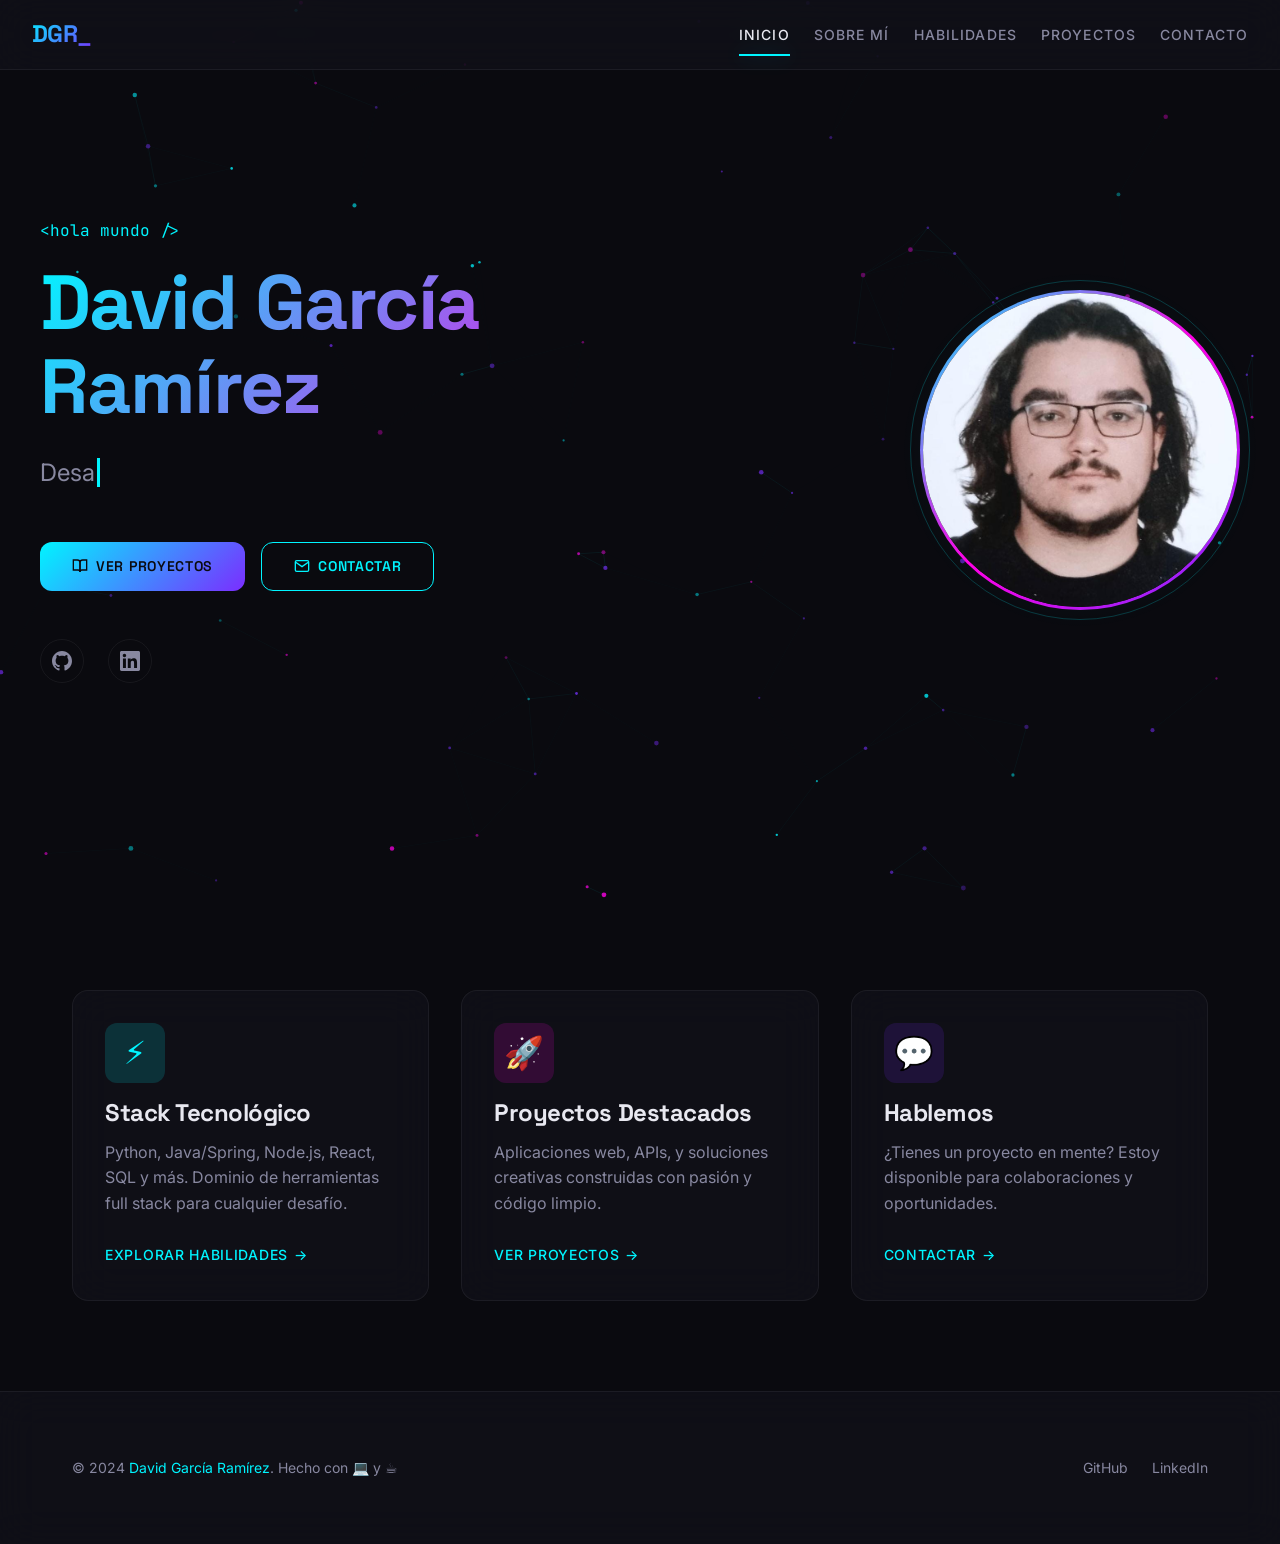
<file: index.html>
<!DOCTYPE html>
<html lang="es">

<head>
  <meta charset="UTF-8">
  <meta name="viewport" content="width=device-width, initial-scale=1.0">
  <title>David García Ramírez — Desarrollador Full Stack</title>
  <meta name="description" content="Portafolio de David García Ramírez. Desarrollador Full Stack especializado en Python, Java/Spring, Node.js, React y más.">

  <!-- Open Graph -->
  <meta property="og:title" content="David García Ramírez — Desarrollador Full Stack">
  <meta property="og:description" content="Portafolio profesional de David García Ramírez. Desarrollador Full Stack apasionado por crear soluciones web innovadoras.">
  <meta property="og:image" content="img/ImagenPerfil.jpg">
  <meta property="og:type" content="website">

  <!-- Favicon -->
  <link rel="icon" href="img/ImagenPerfil.jpg" type="image/jpeg">

  <!-- Styles -->
  <link rel="stylesheet" href="css/styles.css">
  <link rel="stylesheet" href="css/animations.css">
</head>

<body>
  <!-- Particles Background -->
  <canvas id="particles-canvas" aria-hidden="true"></canvas>

  <!-- Navigation -->
  <nav class="nav-bar" id="main-nav" aria-label="Navegación principal">
    <a class="nav-logo" href="index.html">DGR<span style="color: var(--accent-cyan);">_</span></a>
    <div class="nav-links" id="nav-links">
      <a href="index.html">Inicio</a>
      <a href="about.html">Sobre mí</a>
      <a href="skills.html">Habilidades</a>
      <a href="projects.html">Proyectos</a>
      <a href="contact.html">Contacto</a>
    </div>
    <button class="nav-toggle" id="nav-toggle" aria-label="Abrir menú" aria-expanded="false">☰</button>
  </nav>
  <div class="nav-overlay" id="nav-overlay"></div>

  <!-- Hero Section -->
  <section class="hero" id="hero">
    <div class="hero-inner">
      <div class="hero-content">
        <p class="hero-greeting">&lt;hola mundo /&gt;</p>
        <h1 class="hero-title gradient-text">David García<br>Ramírez</h1>
        <p class="hero-subtitle">
          <span class="typing-text"></span><span class="typing-cursor"></span>
        </p>
        <div class="hero-cta">
          <a href="projects.html" class="btn-primary" id="cta-projects">
            <svg width="16" height="16" viewBox="0 0 24 24" fill="none" stroke="currentColor" stroke-width="2"><path d="M2 3h6a4 4 0 0 1 4 4v14a3 3 0 0 0-3-3H2z"/><path d="M22 3h-6a4 4 0 0 0-4 4v14a3 3 0 0 1 3-3h7z"/></svg>
            Ver proyectos
          </a>
          <a href="contact.html" class="btn-outline" id="cta-contact">
            <svg width="16" height="16" viewBox="0 0 24 24" fill="none" stroke="currentColor" stroke-width="2"><path d="M4 4h16c1.1 0 2 .9 2 2v12c0 1.1-.9 2-2 2H4c-1.1 0-2-.9-2-2V6c0-1.1.9-2 2-2z"/><polyline points="22,6 12,13 2,6"/></svg>
            Contactar
          </a>
        </div>
        <div class="hero-social">
          <!-- EDITAR: Reemplaza # con tus URLs reales -->
          <a href="https://github.com/degarram" target="_blank" rel="noopener noreferrer" aria-label="GitHub" id="social-github">
            <svg viewBox="0 0 24 24"><path d="M12 0c-6.626 0-12 5.373-12 12 0 5.302 3.438 9.8 8.207 11.387.599.111.793-.261.793-.577v-2.234c-3.338.726-4.033-1.416-4.033-1.416-.546-1.387-1.333-1.756-1.333-1.756-1.089-.745.083-.729.083-.729 1.205.084 1.839 1.237 1.839 1.237 1.07 1.834 2.807 1.304 3.492.997.107-.775.418-1.305.762-1.604-2.665-.305-5.467-1.334-5.467-5.931 0-1.311.469-2.381 1.236-3.221-.124-.303-.535-1.524.117-3.176 0 0 1.008-.322 3.301 1.23.957-.266 1.983-.399 3.003-.404 1.02.005 2.047.138 3.006.404 2.291-1.552 3.297-1.23 3.297-1.23.653 1.653.242 2.874.118 3.176.77.84 1.235 1.911 1.235 3.221 0 4.609-2.807 5.624-5.479 5.921.43.372.823 1.102.823 2.222v3.293c0 .319.192.694.801.576 4.765-1.589 8.199-6.086 8.199-11.386 0-6.627-5.373-12-12-12z"/></svg>
          </a>
          <a href="#" target="_blank" rel="noopener noreferrer" aria-label="LinkedIn" id="social-linkedin">
            <svg viewBox="0 0 24 24"><path d="M20.447 20.452h-3.554v-5.569c0-1.328-.027-3.037-1.852-3.037-1.853 0-2.136 1.445-2.136 2.939v5.667H9.351V9h3.414v1.561h.046c.477-.9 1.637-1.85 3.37-1.85 3.601 0 4.267 2.37 4.267 5.455v6.286zM5.337 7.433c-1.144 0-2.063-.926-2.063-2.065 0-1.138.92-2.063 2.063-2.063 1.14 0 2.064.925 2.064 2.063 0 1.139-.925 2.065-2.064 2.065zm1.782 13.019H3.555V9h3.564v11.452zM22.225 0H1.771C.792 0 0 .774 0 1.729v20.542C0 23.227.792 24 1.771 24h20.451C23.2 24 24 23.227 24 22.271V1.729C24 .774 23.2 0 22.222 0h.003z"/></svg>
          </a>
        </div>
      </div>
      <div class="hero-visual">
        <div class="hero-avatar-wrapper">
          <div class="hero-avatar-glow"></div>
          <div class="hero-avatar-ring"></div>
          <img src="img/ImagenPerfil.jpg" alt="David García Ramírez — Desarrollador Full Stack" class="hero-avatar">
        </div>
      </div>
    </div>
  </section>

  <!-- Preview Section -->
  <section class="section" id="preview">
    <div class="container">
      <div class="preview-grid">
        <!-- Stack Card -->
        <div class="glass-card preview-card reveal">
          <div class="preview-card-icon">⚡</div>
          <h3>Stack Tecnológico</h3>
          <p>Python, Java/Spring, Node.js, React, SQL y más. Dominio de herramientas full stack para cualquier desafío.</p>
          <a href="skills.html" class="link-arrow">Explorar habilidades <span>→</span></a>
        </div>
        <!-- Projects Card -->
        <div class="glass-card preview-card reveal reveal-delay-2">
          <div class="preview-card-icon" style="background: var(--accent-magenta-dim); color: var(--accent-magenta);">🚀</div>
          <h3>Proyectos Destacados</h3>
          <p>Aplicaciones web, APIs, y soluciones creativas construidas con pasión y código limpio.</p>
          <a href="projects.html" class="link-arrow">Ver proyectos <span>→</span></a>
        </div>
        <!-- Contact Card -->
        <div class="glass-card preview-card reveal reveal-delay-4">
          <div class="preview-card-icon" style="background: rgba(123, 45, 255, 0.15); color: var(--accent-violet);">💬</div>
          <h3>Hablemos</h3>
          <p>¿Tienes un proyecto en mente? Estoy disponible para colaboraciones y oportunidades.</p>
          <a href="contact.html" class="link-arrow">Contactar <span>→</span></a>
        </div>
      </div>
    </div>
  </section>

  <!-- Footer -->
  <footer class="footer" id="footer">
    <div class="container">
      <div class="footer-content">
        <p class="footer-text">
          &copy; 2024 <span>David García Ramírez</span>. Hecho con 💻 y ☕
        </p>
        <div class="footer-links">
          <a href="https://github.com/degarram" target="_blank" rel="noopener noreferrer">GitHub</a>
          <!-- EDITAR: Reemplaza # con tu LinkedIn -->
          <a href="#" target="_blank" rel="noopener noreferrer">LinkedIn</a>
        </div>
      </div>
    </div>
  </footer>

  <!-- Scripts -->
  <script src="js/particles.js"></script>
  <script src="js/main.js"></script>
</body>

</html>
</file>
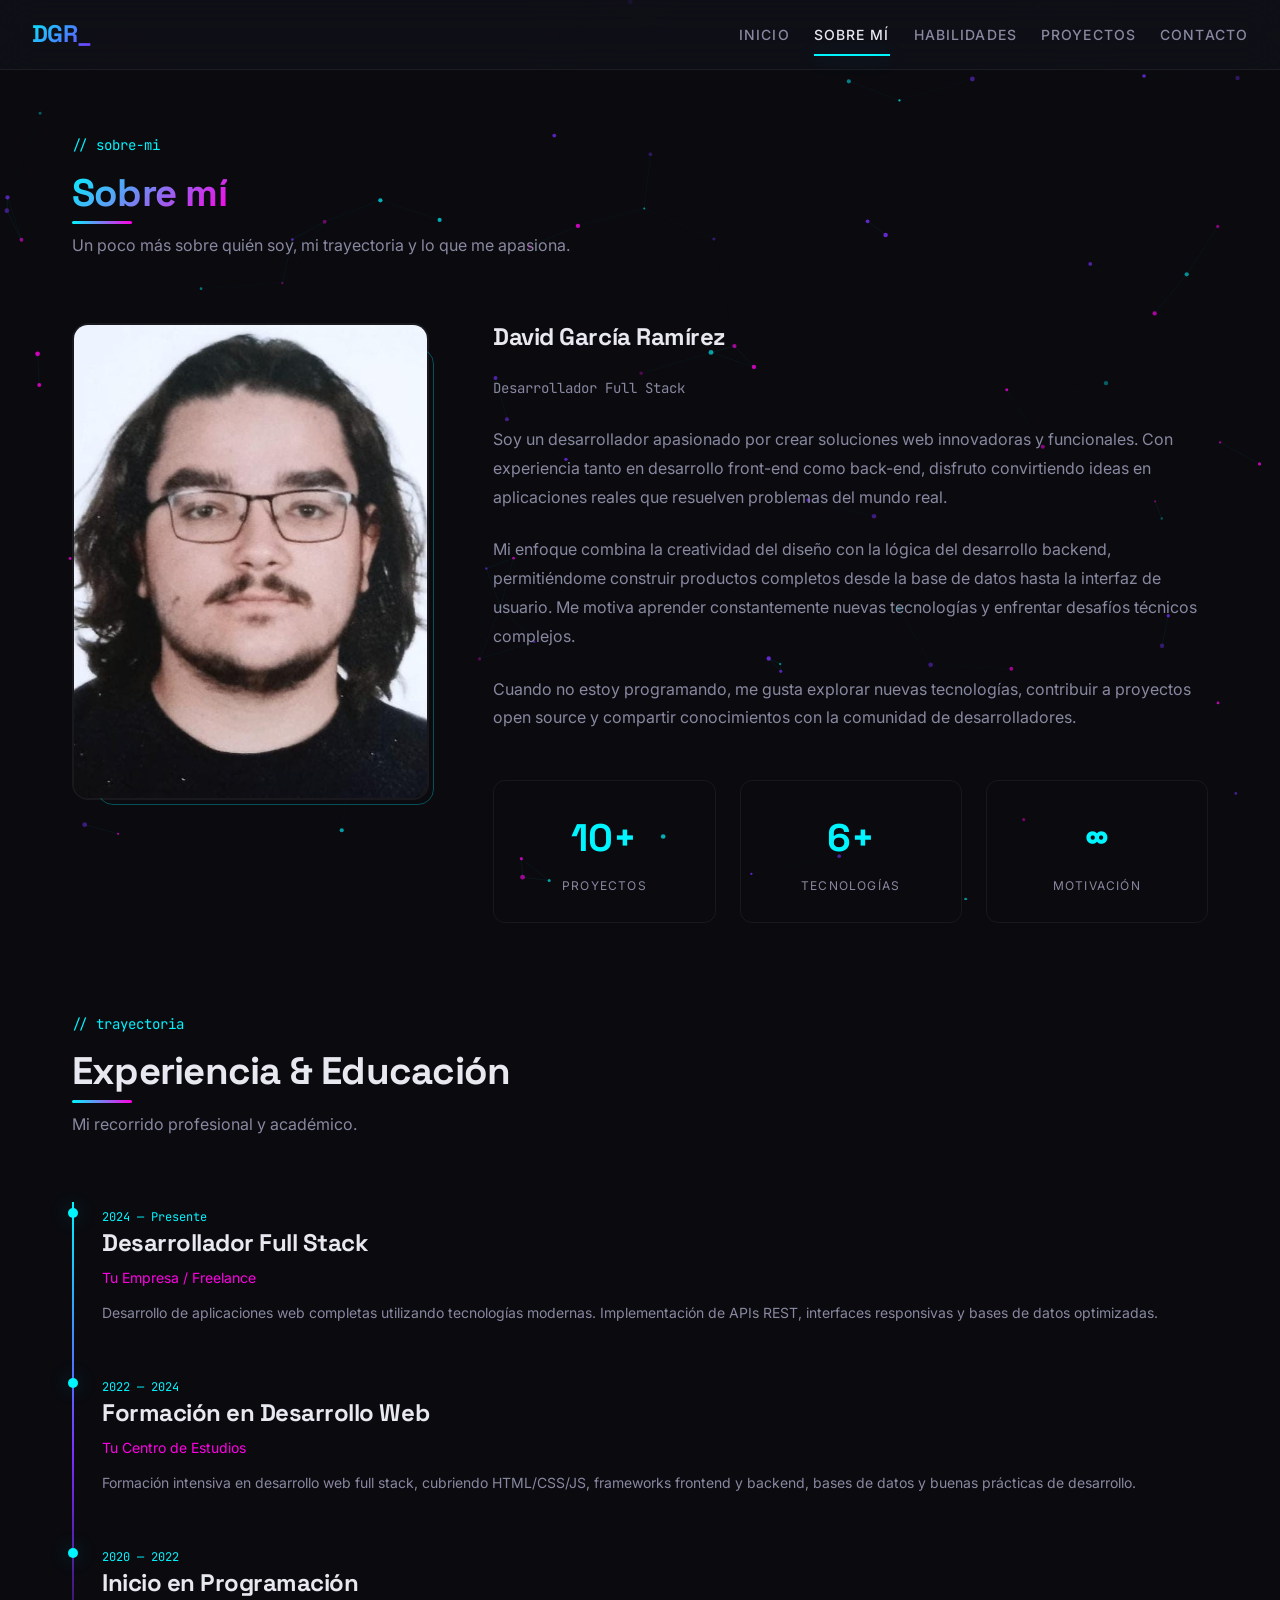
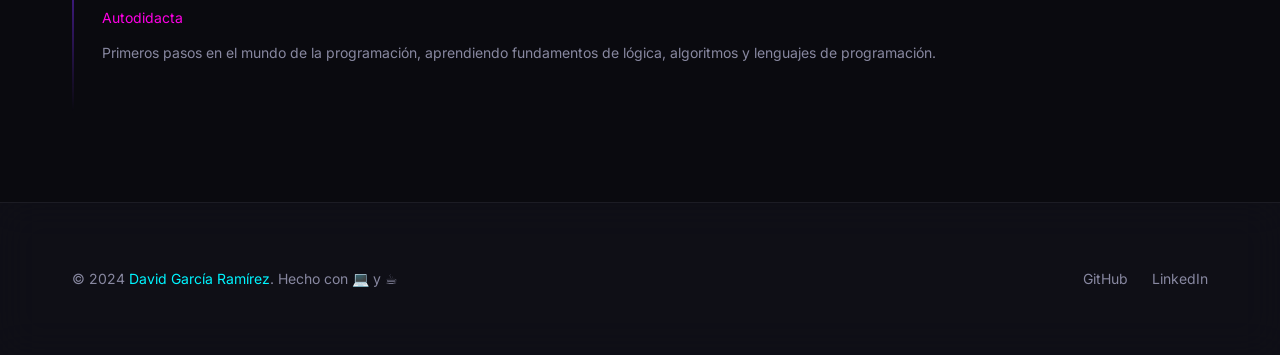
<file: about.html>
<!DOCTYPE html>
<html lang="es">

<head>
  <meta charset="UTF-8">
  <meta name="viewport" content="width=device-width, initial-scale=1.0">
  <title>Sobre mí — David García Ramírez</title>
  <meta name="description" content="Conoce a David García Ramírez, Desarrollador Full Stack apasionado por crear soluciones web innovadoras con Python, Java, Node.js y React.">

  <!-- Open Graph -->
  <meta property="og:title" content="Sobre mí — David García Ramírez">
  <meta property="og:description" content="Conoce a David García Ramírez, Desarrollador Full Stack.">
  <meta property="og:image" content="img/ImagenPerfil.jpg">
  <meta property="og:type" content="website">

  <!-- Favicon -->
  <link rel="icon" href="img/ImagenPerfil.jpg" type="image/jpeg">

  <!-- Styles -->
  <link rel="stylesheet" href="css/styles.css">
  <link rel="stylesheet" href="css/animations.css">
</head>

<body>
  <!-- Particles Background -->
  <canvas id="particles-canvas" aria-hidden="true"></canvas>

  <!-- Navigation -->
  <nav class="nav-bar" id="main-nav" aria-label="Navegación principal">
    <a class="nav-logo" href="index.html">DGR<span style="color: var(--accent-cyan);">_</span></a>
    <div class="nav-links" id="nav-links">
      <a href="index.html">Inicio</a>
      <a href="about.html">Sobre mí</a>
      <a href="skills.html">Habilidades</a>
      <a href="projects.html">Proyectos</a>
      <a href="contact.html">Contacto</a>
    </div>
    <button class="nav-toggle" id="nav-toggle" aria-label="Abrir menú" aria-expanded="false">☰</button>
  </nav>
  <div class="nav-overlay" id="nav-overlay"></div>

  <!-- Main Content -->
  <main class="page-content">
    <div class="container">

      <!-- Page Header -->
      <div class="reveal" style="margin-bottom: var(--space-3xl);">
        <p class="mono-text" style="margin-bottom: var(--space-sm);">// sobre-mi</p>
        <h1 class="section-title gradient-text">Sobre mí</h1>
        <p class="section-subtitle">Un poco más sobre quién soy, mi trayectoria y lo que me apasiona.</p>
      </div>

      <!-- About Grid -->
      <div class="about-grid">
        <!-- Photo -->
        <div class="about-image-wrapper reveal">
          <img src="img/ImagenPerfil.jpg" alt="David García Ramírez" class="about-image">
        </div>

        <!-- Bio -->
        <div class="about-text reveal reveal-delay-2">
          <h2>David García Ramírez</h2>
          <p class="mono-text" style="margin-bottom: var(--space-lg);">Desarrollador Full Stack</p>

          <!-- EDITAR: Personaliza tu bio aquí -->
          <p>
            Soy un desarrollador apasionado por crear soluciones web innovadoras y funcionales.
            Con experiencia tanto en desarrollo front-end como back-end, disfruto convirtiendo ideas
            en aplicaciones reales que resuelven problemas del mundo real.
          </p>
          <p>
            Mi enfoque combina la creatividad del diseño con la lógica del desarrollo backend,
            permitiéndome construir productos completos desde la base de datos hasta la interfaz de usuario.
            Me motiva aprender constantemente nuevas tecnologías y enfrentar desafíos técnicos complejos.
          </p>
          <p>
            Cuando no estoy programando, me gusta explorar nuevas tecnologías, contribuir a proyectos
            open source y compartir conocimientos con la comunidad de desarrolladores.
          </p>
          <!-- FIN EDITAR -->

          <!-- Stats -->
          <div class="about-stats">
            <!-- EDITAR: Actualiza los números -->
            <div class="stat-item">
              <span class="stat-number">10+</span>
              <span class="stat-label">Proyectos</span>
            </div>
            <div class="stat-item">
              <span class="stat-number">6+</span>
              <span class="stat-label">Tecnologías</span>
            </div>
            <div class="stat-item">
              <span class="stat-number">∞</span>
              <span class="stat-label">Motivación</span>
            </div>
          </div>
        </div>
      </div>

      <!-- Timeline -->
      <section class="section reveal" id="timeline">
        <p class="mono-text" style="margin-bottom: var(--space-sm);">// trayectoria</p>
        <h2 class="section-title">Experiencia & Educación</h2>
        <p class="section-subtitle">Mi recorrido profesional y académico.</p>

        <div class="timeline">
          <!-- EDITAR: Añade tu experiencia real aquí -->
          <div class="timeline-item reveal">
            <span class="timeline-date">2024 — Presente</span>
            <h3 class="timeline-title">Desarrollador Full Stack</h3>
            <p class="timeline-subtitle">Tu Empresa / Freelance</p>
            <p class="timeline-description">
              Desarrollo de aplicaciones web completas utilizando tecnologías modernas.
              Implementación de APIs REST, interfaces responsivas y bases de datos optimizadas.
            </p>
          </div>

          <div class="timeline-item reveal reveal-delay-1">
            <span class="timeline-date">2022 — 2024</span>
            <h3 class="timeline-title">Formación en Desarrollo Web</h3>
            <p class="timeline-subtitle">Tu Centro de Estudios</p>
            <p class="timeline-description">
              Formación intensiva en desarrollo web full stack, cubriendo HTML/CSS/JS,
              frameworks frontend y backend, bases de datos y buenas prácticas de desarrollo.
            </p>
          </div>

          <div class="timeline-item reveal reveal-delay-2">
            <span class="timeline-date">2020 — 2022</span>
            <h3 class="timeline-title">Inicio en Programación</h3>
            <p class="timeline-subtitle">Autodidacta</p>
            <p class="timeline-description">
              Primeros pasos en el mundo de la programación, aprendiendo fundamentos
              de lógica, algoritmos y lenguajes de programación.
            </p>
          </div>
          <!-- FIN EDITAR -->
        </div>
      </section>

    </div>
  </main>

  <!-- Footer -->
  <footer class="footer" id="footer">
    <div class="container">
      <div class="footer-content">
        <p class="footer-text">
          &copy; 2024 <span>David García Ramírez</span>. Hecho con 💻 y ☕
        </p>
        <div class="footer-links">
          <a href="https://github.com/degarram" target="_blank" rel="noopener noreferrer">GitHub</a>
          <a href="#" target="_blank" rel="noopener noreferrer">LinkedIn</a>
        </div>
      </div>
    </div>
  </footer>

  <!-- Scripts -->
  <script src="js/particles.js"></script>
  <script src="js/main.js"></script>
</body>

</html>
</file>
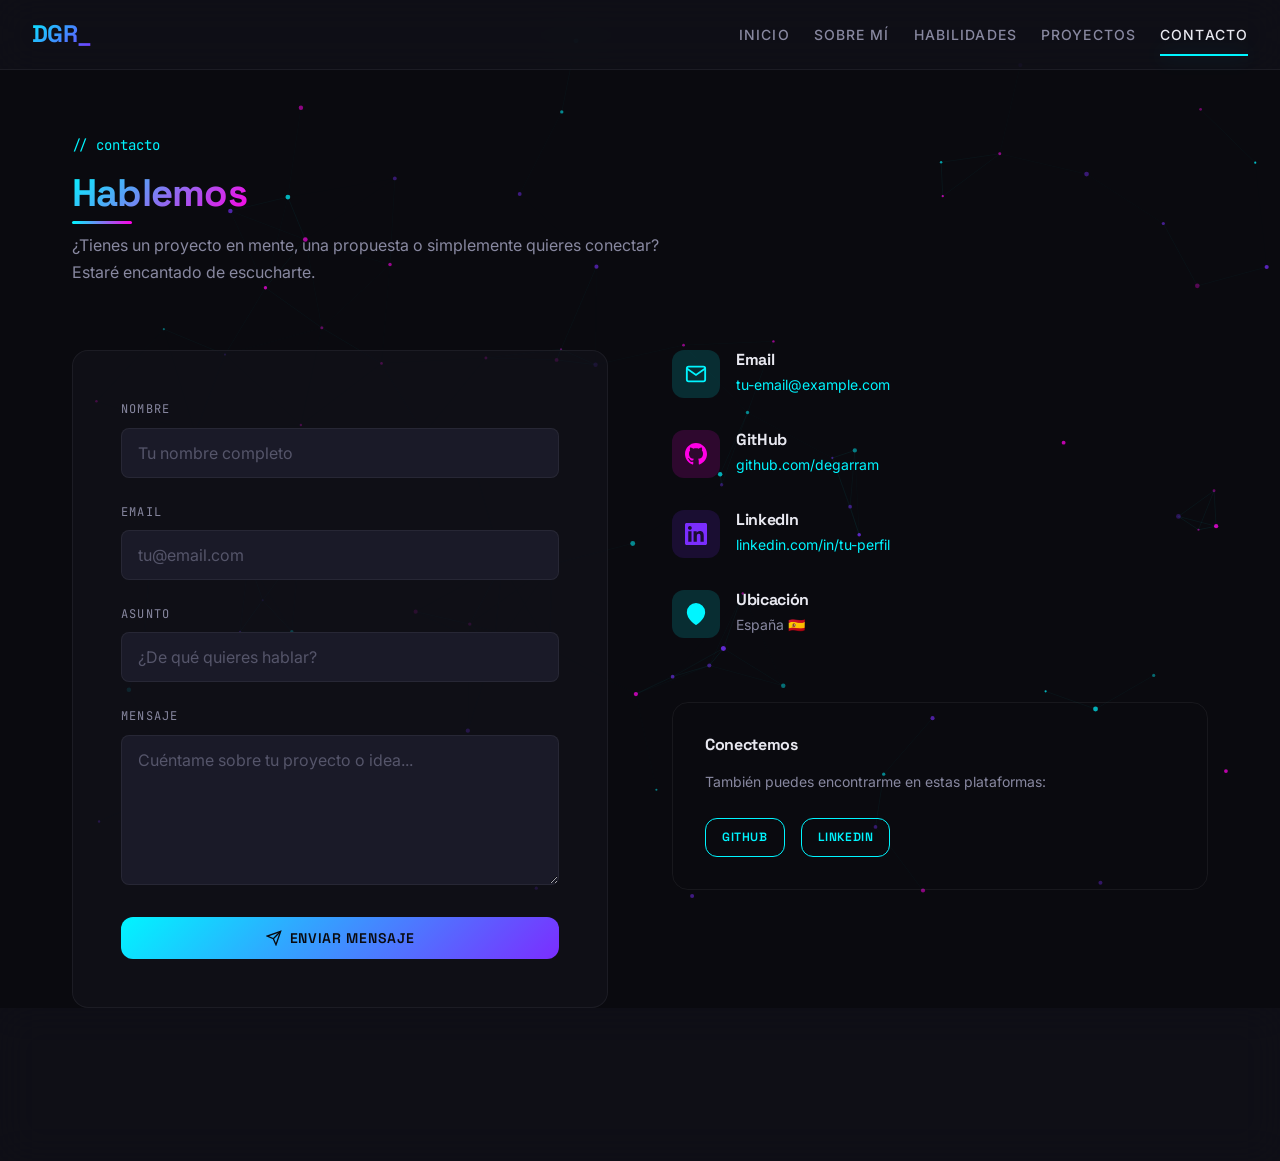
<file: contact.html>
<!DOCTYPE html>
<html lang="es">

<head>
  <meta charset="UTF-8">
  <meta name="viewport" content="width=device-width, initial-scale=1.0">
  <title>Contacto — David García Ramírez</title>
  <meta name="description" content="Contacta con David García Ramírez. Disponible para colaboraciones, proyectos freelance y oportunidades profesionales.">

  <!-- Open Graph -->
  <meta property="og:title" content="Contacto — David García Ramírez">
  <meta property="og:description" content="¿Tienes un proyecto en mente? Hablemos.">
  <meta property="og:image" content="img/ImagenPerfil.jpg">
  <meta property="og:type" content="website">

  <!-- Favicon -->
  <link rel="icon" href="img/ImagenPerfil.jpg" type="image/jpeg">

  <!-- Styles -->
  <link rel="stylesheet" href="css/styles.css">
  <link rel="stylesheet" href="css/animations.css">
</head>

<body>
  <!-- Particles Background -->
  <canvas id="particles-canvas" aria-hidden="true"></canvas>

  <!-- Navigation -->
  <nav class="nav-bar" id="main-nav" aria-label="Navegación principal">
    <a class="nav-logo" href="index.html">DGR<span style="color: var(--accent-cyan);">_</span></a>
    <div class="nav-links" id="nav-links">
      <a href="index.html">Inicio</a>
      <a href="about.html">Sobre mí</a>
      <a href="skills.html">Habilidades</a>
      <a href="projects.html">Proyectos</a>
      <a href="contact.html">Contacto</a>
    </div>
    <button class="nav-toggle" id="nav-toggle" aria-label="Abrir menú" aria-expanded="false">☰</button>
  </nav>
  <div class="nav-overlay" id="nav-overlay"></div>

  <!-- Main Content -->
  <main class="page-content">
    <div class="container">

      <!-- Page Header -->
      <div class="reveal" style="margin-bottom: var(--space-3xl);">
        <p class="mono-text" style="margin-bottom: var(--space-sm);">// contacto</p>
        <h1 class="section-title gradient-text">Hablemos</h1>
        <p class="section-subtitle">¿Tienes un proyecto en mente, una propuesta o simplemente quieres conectar? Estaré encantado de escucharte.</p>
      </div>

      <!-- Contact Grid -->
      <div class="contact-grid">

        <!-- Contact Form -->
        <div class="glass-card reveal" style="padding: var(--space-2xl);">
          <form id="contact-form">
            <div class="form-group">
              <label for="name">Nombre</label>
              <input type="text" id="name" name="name" placeholder="Tu nombre completo" required>
            </div>
            <div class="form-group">
              <label for="email">Email</label>
              <input type="email" id="email" name="email" placeholder="tu@email.com" required>
            </div>
            <div class="form-group">
              <label for="subject">Asunto</label>
              <input type="text" id="subject" name="subject" placeholder="¿De qué quieres hablar?">
            </div>
            <div class="form-group">
              <label for="message">Mensaje</label>
              <textarea id="message" name="message" placeholder="Cuéntame sobre tu proyecto o idea..." required></textarea>
            </div>
            <button type="submit" class="btn-primary" id="submit-btn" style="width: 100%; justify-content: center;">
              <svg width="16" height="16" viewBox="0 0 24 24" fill="none" stroke="currentColor" stroke-width="2"><line x1="22" y1="2" x2="11" y2="13"/><polygon points="22 2 15 22 11 13 2 9 22 2"/></svg>
              Enviar mensaje
            </button>
          </form>
        </div>

        <!-- Contact Info -->
        <div class="reveal reveal-delay-2">
          <div class="contact-info-list">
            <!-- Email -->
            <div class="contact-info-item">
              <div class="contact-info-icon">
                <svg viewBox="0 0 24 24"><path d="M4 4h16c1.1 0 2 .9 2 2v12c0 1.1-.9 2-2 2H4c-1.1 0-2-.9-2-2V6c0-1.1.9-2 2-2z" fill="none" stroke="currentColor" stroke-width="2"/><polyline points="22,6 12,13 2,6" fill="none" stroke="currentColor" stroke-width="2"/></svg>
              </div>
              <div class="contact-info-text">
                <h3>Email</h3>
                <!-- EDITAR: Tu email real -->
                <p><a href="mailto:tu-email@example.com">tu-email@example.com</a></p>
              </div>
            </div>

            <!-- GitHub -->
            <div class="contact-info-item">
              <div class="contact-info-icon" style="background: rgba(255, 0, 229, 0.15); color: var(--accent-magenta);">
                <svg viewBox="0 0 24 24"><path d="M12 0c-6.626 0-12 5.373-12 12 0 5.302 3.438 9.8 8.207 11.387.599.111.793-.261.793-.577v-2.234c-3.338.726-4.033-1.416-4.033-1.416-.546-1.387-1.333-1.756-1.333-1.756-1.089-.745.083-.729.083-.729 1.205.084 1.839 1.237 1.839 1.237 1.07 1.834 2.807 1.304 3.492.997.107-.775.418-1.305.762-1.604-2.665-.305-5.467-1.334-5.467-5.931 0-1.311.469-2.381 1.236-3.221-.124-.303-.535-1.524.117-3.176 0 0 1.008-.322 3.301 1.23.957-.266 1.983-.399 3.003-.404 1.02.005 2.047.138 3.006.404 2.291-1.552 3.297-1.23 3.297-1.23.653 1.653.242 2.874.118 3.176.77.84 1.235 1.911 1.235 3.221 0 4.609-2.807 5.624-5.479 5.921.43.372.823 1.102.823 2.222v3.293c0 .319.192.694.801.576 4.765-1.589 8.199-6.086 8.199-11.386 0-6.627-5.373-12-12-12z"/></svg>
              </div>
              <div class="contact-info-text">
                <h3>GitHub</h3>
                <p><a href="https://github.com/degarram" target="_blank" rel="noopener noreferrer">github.com/degarram</a></p>
              </div>
            </div>

            <!-- LinkedIn -->
            <div class="contact-info-item">
              <div class="contact-info-icon" style="background: rgba(123, 45, 255, 0.15); color: var(--accent-violet);">
                <svg viewBox="0 0 24 24"><path d="M20.447 20.452h-3.554v-5.569c0-1.328-.027-3.037-1.852-3.037-1.853 0-2.136 1.445-2.136 2.939v5.667H9.351V9h3.414v1.561h.046c.477-.9 1.637-1.85 3.37-1.85 3.601 0 4.267 2.37 4.267 5.455v6.286zM5.337 7.433c-1.144 0-2.063-.926-2.063-2.065 0-1.138.92-2.063 2.063-2.063 1.14 0 2.064.925 2.064 2.063 0 1.139-.925 2.065-2.064 2.065zm1.782 13.019H3.555V9h3.564v11.452zM22.225 0H1.771C.792 0 0 .774 0 1.729v20.542C0 23.227.792 24 1.771 24h20.451C23.2 24 24 23.227 24 22.271V1.729C24 .774 23.2 0 22.222 0h.003z"/></svg>
              </div>
              <div class="contact-info-text">
                <h3>LinkedIn</h3>
                <!-- EDITAR: Tu LinkedIn -->
                <p><a href="#" target="_blank" rel="noopener noreferrer">linkedin.com/in/tu-perfil</a></p>
              </div>
            </div>

            <!-- Location -->
            <div class="contact-info-item">
              <div class="contact-info-icon">
                <svg viewBox="0 0 24 24" fill="none" stroke="currentColor" stroke-width="2"><path d="M21 10c0 7-9 13-9 13s-9-6-9-13a9 9 0 0 1 18 0z"/><circle cx="12" cy="10" r="3"/></svg>
              </div>
              <div class="contact-info-text">
                <h3>Ubicación</h3>
                <!-- EDITAR: Tu ubicación -->
                <p>España 🇪🇸</p>
              </div>
            </div>
          </div>

          <!-- Social Links Extra -->
          <div style="margin-top: var(--space-3xl); padding: var(--space-xl); border-radius: var(--radius-lg); border: 1px solid var(--border-subtle);">
            <h3 style="font-size: var(--fs-body); margin-bottom: var(--space-md);">Conectemos</h3>
            <p style="color: var(--text-secondary); font-size: var(--fs-small); margin-bottom: var(--space-lg);">
              También puedes encontrarme en estas plataformas:
            </p>
            <div style="display: flex; gap: var(--space-md);">
              <a href="https://github.com/degarram" target="_blank" rel="noopener noreferrer" class="btn-outline" style="padding: 0.5rem 1rem; font-size: var(--fs-xs);">GitHub</a>
              <!-- EDITAR: Añade más redes -->
              <a href="#" target="_blank" rel="noopener noreferrer" class="btn-outline" style="padding: 0.5rem 1rem; font-size: var(--fs-xs);">LinkedIn</a>
            </div>
          </div>
        </div>

      </div>

    </div>
  </main>

  <!-- Footer -->
  <footer class="footer" id="footer">
    <div class="container">
      <div class="footer-content">
        <p class="footer-text">
          &copy; 2024 <span>David García Ramírez</span>. Hecho con 💻 y ☕
        </p>
        <div class="footer-links">
          <a href="https://github.com/degarram" target="_blank" rel="noopener noreferrer">GitHub</a>
          <a href="#" target="_blank" rel="noopener noreferrer">LinkedIn</a>
        </div>
      </div>
    </div>
  </footer>

  <!-- Scripts -->
  <script src="js/particles.js"></script>
  <script src="js/main.js"></script>
</body>

</html>
</file>
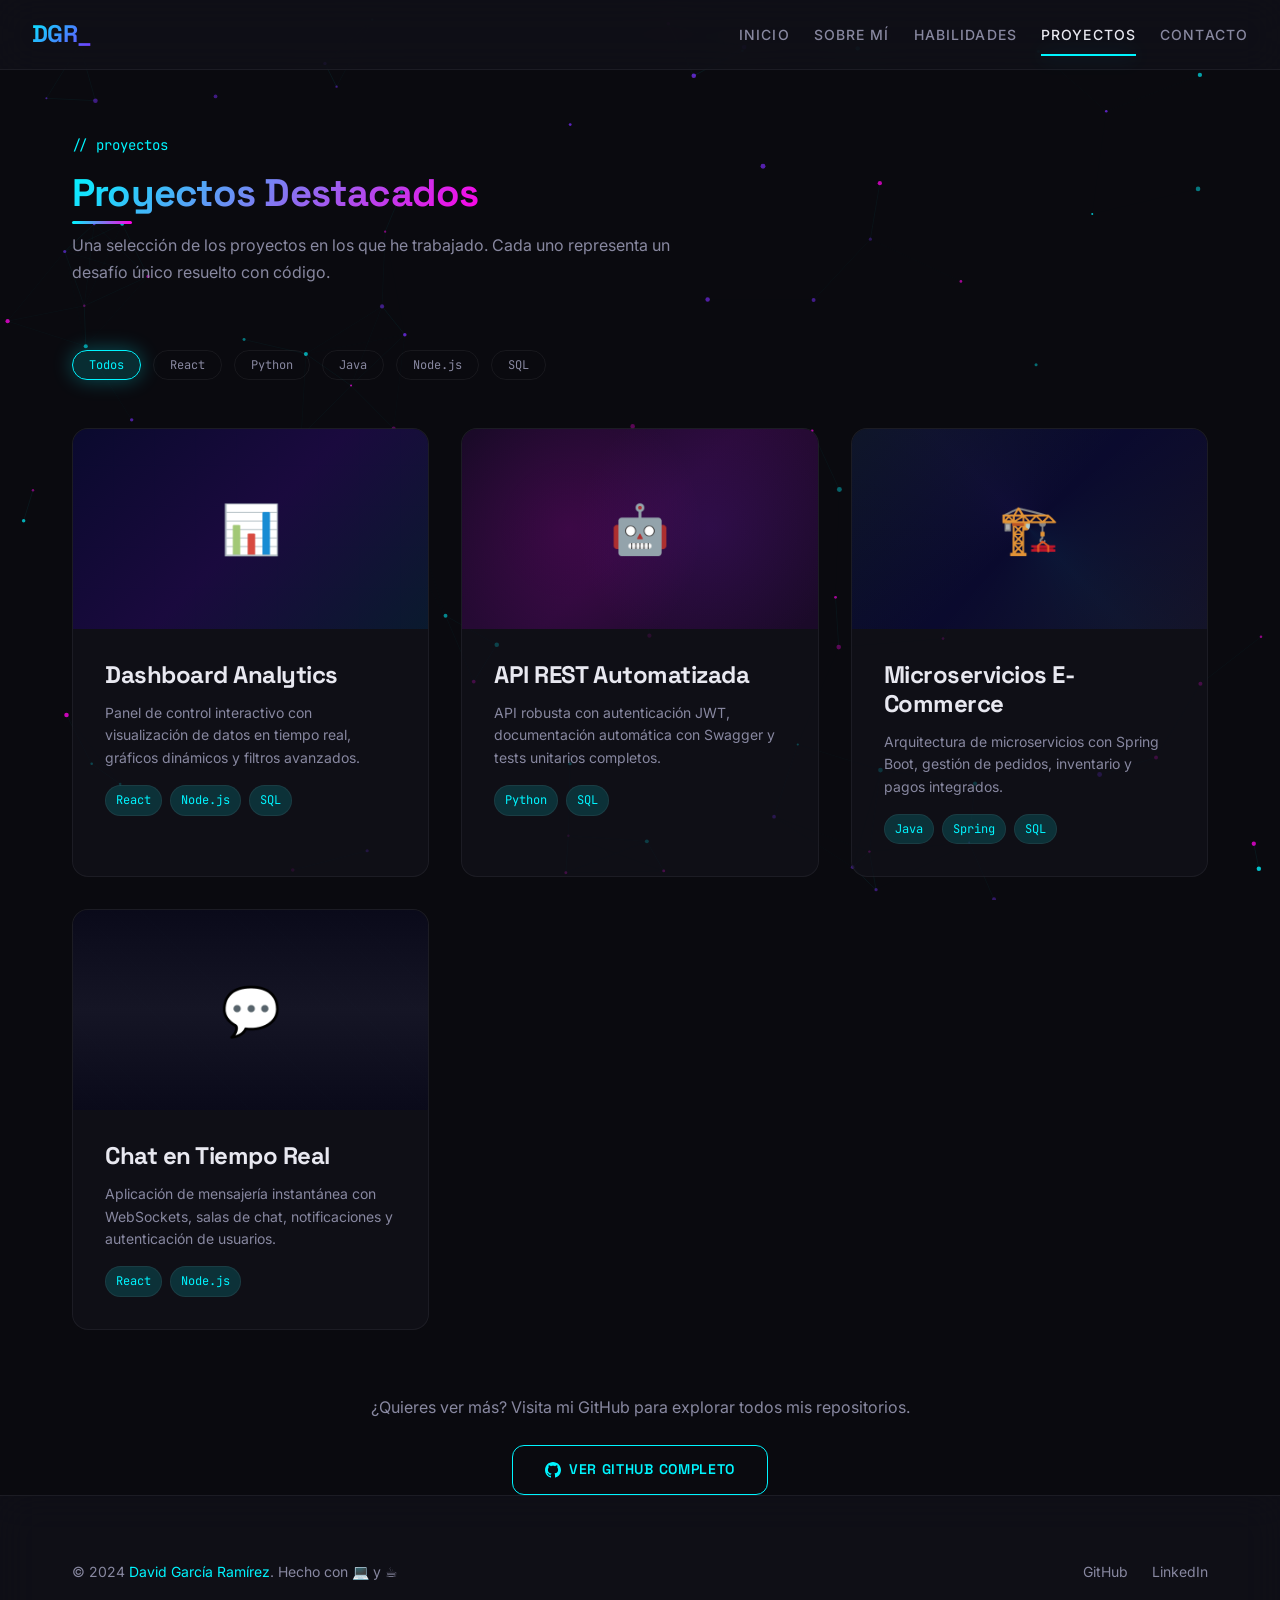
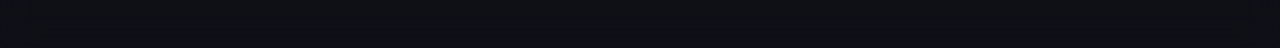
<file: projects.html>
<!DOCTYPE html>
<html lang="es">

<head>
  <meta charset="UTF-8">
  <meta name="viewport" content="width=device-width, initial-scale=1.0">
  <title>Proyectos — David García Ramírez</title>
  <meta name="description" content="Proyectos destacados de David García Ramírez. Aplicaciones web, APIs y soluciones creativas con Python, Java, React y más.">

  <!-- Open Graph -->
  <meta property="og:title" content="Proyectos — David García Ramírez">
  <meta property="og:description" content="Proyectos destacados de desarrollo web full stack.">
  <meta property="og:image" content="img/ImagenPerfil.jpg">
  <meta property="og:type" content="website">

  <!-- Favicon -->
  <link rel="icon" href="img/ImagenPerfil.jpg" type="image/jpeg">

  <!-- Styles -->
  <link rel="stylesheet" href="css/styles.css">
  <link rel="stylesheet" href="css/animations.css">

  <!-- Project placeholder images via CSS -->
  <style>
    .project-placeholder {
      width: 100%;
      height: 100%;
      display: flex;
      align-items: center;
      justify-content: center;
      font-size: 3rem;
      position: relative;
      overflow: hidden;
    }
    .project-placeholder::before {
      content: '';
      position: absolute;
      inset: 0;
      opacity: 0.15;
    }
    .project-placeholder.style-1 {
      background: linear-gradient(135deg, #0a0a2e 0%, #1a0a3e 50%, #0a1a2e 100%);
    }
    .project-placeholder.style-1::before {
      background: repeating-linear-gradient(
        0deg, transparent, transparent 40px,
        rgba(0, 245, 255, 0.03) 40px, rgba(0, 245, 255, 0.03) 41px
      ),
      repeating-linear-gradient(
        90deg, transparent, transparent 40px,
        rgba(0, 245, 255, 0.03) 40px, rgba(0, 245, 255, 0.03) 41px
      );
    }
    .project-placeholder.style-2 {
      background: linear-gradient(135deg, #1a0a28 0%, #2a0a38 50%, #1a0a28 100%);
    }
    .project-placeholder.style-2::before {
      background: radial-gradient(circle at 30% 50%, rgba(255, 0, 229, 0.1) 0%, transparent 50%),
                  radial-gradient(circle at 70% 50%, rgba(123, 45, 255, 0.1) 0%, transparent 50%);
      opacity: 1;
    }
    .project-placeholder.style-3 {
      background: linear-gradient(135deg, #0a1520 0%, #0a0a2e 50%, #150a20 100%);
    }
    .project-placeholder.style-3::before {
      background: conic-gradient(from 45deg at 50% 50%, transparent 0deg, rgba(0, 245, 255, 0.05) 90deg, transparent 180deg, rgba(123, 45, 255, 0.05) 270deg, transparent 360deg);
      opacity: 1;
    }
    .project-placeholder.style-4 {
      background: linear-gradient(180deg, #0a0a1a 0%, #151525 50%, #0a0a1a 100%);
    }
    .project-placeholder.style-4::before {
      background: repeating-linear-gradient(
        45deg, transparent, transparent 20px,
        rgba(0, 245, 255, 0.02) 20px, rgba(0, 245, 255, 0.02) 21px
      );
    }
    .project-placeholder-icon {
      position: relative;
      z-index: 1;
      filter: grayscale(0.2);
    }
  </style>
</head>

<body>
  <!-- Particles Background -->
  <canvas id="particles-canvas" aria-hidden="true"></canvas>

  <!-- Navigation -->
  <nav class="nav-bar" id="main-nav" aria-label="Navegación principal">
    <a class="nav-logo" href="index.html">DGR<span style="color: var(--accent-cyan);">_</span></a>
    <div class="nav-links" id="nav-links">
      <a href="index.html">Inicio</a>
      <a href="about.html">Sobre mí</a>
      <a href="skills.html">Habilidades</a>
      <a href="projects.html">Proyectos</a>
      <a href="contact.html">Contacto</a>
    </div>
    <button class="nav-toggle" id="nav-toggle" aria-label="Abrir menú" aria-expanded="false">☰</button>
  </nav>
  <div class="nav-overlay" id="nav-overlay"></div>

  <!-- Main Content -->
  <main class="page-content">
    <div class="container">

      <!-- Page Header -->
      <div class="reveal" style="margin-bottom: var(--space-2xl);">
        <p class="mono-text" style="margin-bottom: var(--space-sm);">// proyectos</p>
        <h1 class="section-title gradient-text">Proyectos Destacados</h1>
        <p class="section-subtitle">Una selección de los proyectos en los que he trabajado. Cada uno representa un desafío único resuelto con código.</p>
      </div>

      <!-- Filters -->
      <div class="project-filters reveal">
        <button class="filter-btn active" data-filter="all">Todos</button>
        <button class="filter-btn" data-filter="react">React</button>
        <button class="filter-btn" data-filter="python">Python</button>
        <button class="filter-btn" data-filter="java">Java</button>
        <button class="filter-btn" data-filter="nodejs">Node.js</button>
        <button class="filter-btn" data-filter="sql">SQL</button>
      </div>

      <!-- Projects Grid -->
      <div class="projects-grid">

        <!-- EDITAR: Reemplaza los proyectos placeholder con los tuyos -->

        <!-- Proyecto 1 -->
        <div class="glass-card project-card reveal" data-tags="react,nodejs,sql">
          <div class="project-image">
            <div class="project-placeholder style-1">
              <span class="project-placeholder-icon">📊</span>
            </div>
            <div class="project-overlay">
              <!-- EDITAR: Añade tus links reales -->
              <a href="#" class="btn-primary" target="_blank" rel="noopener noreferrer">Demo</a>
              <a href="#" class="btn-outline" target="_blank" rel="noopener noreferrer">Código</a>
            </div>
          </div>
          <div class="project-info">
            <h3>Dashboard Analytics</h3>
            <p>Panel de control interactivo con visualización de datos en tiempo real, gráficos dinámicos y filtros avanzados.</p>
            <div class="project-tags">
              <span class="tag">React</span>
              <span class="tag">Node.js</span>
              <span class="tag">SQL</span>
            </div>
          </div>
        </div>

        <!-- Proyecto 2 -->
        <div class="glass-card project-card reveal reveal-delay-1" data-tags="python,sql">
          <div class="project-image">
            <div class="project-placeholder style-2">
              <span class="project-placeholder-icon">🤖</span>
            </div>
            <div class="project-overlay">
              <a href="#" class="btn-primary" target="_blank" rel="noopener noreferrer">Demo</a>
              <a href="#" class="btn-outline" target="_blank" rel="noopener noreferrer">Código</a>
            </div>
          </div>
          <div class="project-info">
            <h3>API REST Automatizada</h3>
            <p>API robusta con autenticación JWT, documentación automática con Swagger y tests unitarios completos.</p>
            <div class="project-tags">
              <span class="tag">Python</span>
              <span class="tag">SQL</span>
            </div>
          </div>
        </div>

        <!-- Proyecto 3 -->
        <div class="glass-card project-card reveal reveal-delay-2" data-tags="java,sql">
          <div class="project-image">
            <div class="project-placeholder style-3">
              <span class="project-placeholder-icon">🏗️</span>
            </div>
            <div class="project-overlay">
              <a href="#" class="btn-primary" target="_blank" rel="noopener noreferrer">Demo</a>
              <a href="#" class="btn-outline" target="_blank" rel="noopener noreferrer">Código</a>
            </div>
          </div>
          <div class="project-info">
            <h3>Microservicios E-Commerce</h3>
            <p>Arquitectura de microservicios con Spring Boot, gestión de pedidos, inventario y pagos integrados.</p>
            <div class="project-tags">
              <span class="tag">Java</span>
              <span class="tag">Spring</span>
              <span class="tag">SQL</span>
            </div>
          </div>
        </div>

        <!-- Proyecto 4 -->
        <div class="glass-card project-card reveal reveal-delay-3" data-tags="react,nodejs">
          <div class="project-image">
            <div class="project-placeholder style-4">
              <span class="project-placeholder-icon">💬</span>
            </div>
            <div class="project-overlay">
              <a href="#" class="btn-primary" target="_blank" rel="noopener noreferrer">Demo</a>
              <a href="#" class="btn-outline" target="_blank" rel="noopener noreferrer">Código</a>
            </div>
          </div>
          <div class="project-info">
            <h3>Chat en Tiempo Real</h3>
            <p>Aplicación de mensajería instantánea con WebSockets, salas de chat, notificaciones y autenticación de usuarios.</p>
            <div class="project-tags">
              <span class="tag">React</span>
              <span class="tag">Node.js</span>
            </div>
          </div>
        </div>

        <!-- FIN EDITAR -->

      </div>

      <!-- CTA -->
      <div class="reveal" style="text-align: center; margin-top: var(--space-3xl);">
        <p style="color: var(--text-secondary); margin-bottom: var(--space-lg);">¿Quieres ver más? Visita mi GitHub para explorar todos mis repositorios.</p>
        <a href="https://github.com/degarram" class="btn-outline" target="_blank" rel="noopener noreferrer" id="github-cta">
          <svg width="16" height="16" viewBox="0 0 24 24" fill="currentColor"><path d="M12 0c-6.626 0-12 5.373-12 12 0 5.302 3.438 9.8 8.207 11.387.599.111.793-.261.793-.577v-2.234c-3.338.726-4.033-1.416-4.033-1.416-.546-1.387-1.333-1.756-1.333-1.756-1.089-.745.083-.729.083-.729 1.205.084 1.839 1.237 1.839 1.237 1.07 1.834 2.807 1.304 3.492.997.107-.775.418-1.305.762-1.604-2.665-.305-5.467-1.334-5.467-5.931 0-1.311.469-2.381 1.236-3.221-.124-.303-.535-1.524.117-3.176 0 0 1.008-.322 3.301 1.23.957-.266 1.983-.399 3.003-.404 1.02.005 2.047.138 3.006.404 2.291-1.552 3.297-1.23 3.297-1.23.653 1.653.242 2.874.118 3.176.77.84 1.235 1.911 1.235 3.221 0 4.609-2.807 5.624-5.479 5.921.43.372.823 1.102.823 2.222v3.293c0 .319.192.694.801.576 4.765-1.589 8.199-6.086 8.199-11.386 0-6.627-5.373-12-12-12z"/></svg>
          Ver GitHub completo
        </a>
      </div>

    </div>
  </main>

  <!-- Footer -->
  <footer class="footer" id="footer">
    <div class="container">
      <div class="footer-content">
        <p class="footer-text">
          &copy; 2024 <span>David García Ramírez</span>. Hecho con 💻 y ☕
        </p>
        <div class="footer-links">
          <a href="https://github.com/degarram" target="_blank" rel="noopener noreferrer">GitHub</a>
          <a href="#" target="_blank" rel="noopener noreferrer">LinkedIn</a>
        </div>
      </div>
    </div>
  </footer>

  <!-- Scripts -->
  <script src="js/particles.js"></script>
  <script src="js/main.js"></script>
</body>

</html>
</file>
<file: css/styles.css>
/* ============================================
   DESIGN SYSTEM — David García Ramírez Portfolio
   Cyberpunk Dark Mode with Neon Accents
   ============================================ */

/* === GOOGLE FONTS === */
@import url('https://fonts.googleapis.com/css2?family=Space+Grotesk:wght@400;500;600;700&family=Inter:wght@300;400;500;600&family=JetBrains+Mono:wght@400;500&display=swap');

/* === DESIGN TOKENS === */
:root {
  /* Colors */
  --bg-primary: #0a0a0f;
  --bg-secondary: #12121a;
  --bg-tertiary: #1a1a28;
  --bg-glass: rgba(18, 18, 26, 0.7);
  --bg-glass-hover: rgba(18, 18, 26, 0.85);

  --accent-cyan: #00f5ff;
  --accent-magenta: #ff00e5;
  --accent-violet: #7b2dff;
  --accent-cyan-dim: rgba(0, 245, 255, 0.15);
  --accent-magenta-dim: rgba(255, 0, 229, 0.15);

  --text-primary: #e8e8f0;
  --text-secondary: #8888a0;
  --text-muted: #55556a;

  --border-subtle: rgba(255, 255, 255, 0.06);
  --border-glow: rgba(0, 245, 255, 0.2);

  /* Glow Effects */
  --glow-cyan: 0 0 20px rgba(0, 245, 255, 0.3);
  --glow-cyan-intense: 0 0 40px rgba(0, 245, 255, 0.4), 0 0 80px rgba(0, 245, 255, 0.1);
  --glow-magenta: 0 0 20px rgba(255, 0, 229, 0.3);
  --glow-violet: 0 0 20px rgba(123, 45, 255, 0.3);

  /* Typography */
  --font-heading: 'Space Grotesk', system-ui, sans-serif;
  --font-body: 'Inter', system-ui, sans-serif;
  --font-mono: 'JetBrains Mono', monospace;

  --fs-hero: clamp(2.5rem, 6vw, 5rem);
  --fs-h1: clamp(2rem, 4vw, 3.5rem);
  --fs-h2: clamp(1.5rem, 3vw, 2.5rem);
  --fs-h3: clamp(1.1rem, 2vw, 1.5rem);
  --fs-body: 1rem;
  --fs-small: 0.875rem;
  --fs-xs: 0.75rem;

  /* Spacing */
  --space-xs: 0.5rem;
  --space-sm: 0.75rem;
  --space-md: 1rem;
  --space-lg: 1.5rem;
  --space-xl: 2rem;
  --space-2xl: 3rem;
  --space-3xl: 4rem;
  --space-4xl: 6rem;
  --space-section: clamp(4rem, 10vh, 8rem);

  /* Layout */
  --max-width: 1200px;
  --nav-height: 70px;

  /* Borders */
  --radius-sm: 8px;
  --radius-md: 12px;
  --radius-lg: 16px;
  --radius-xl: 24px;
  --radius-full: 50%;

  /* Transitions */
  --transition-fast: all 0.15s cubic-bezier(0.4, 0, 0.2, 1);
  --transition-smooth: all 0.3s cubic-bezier(0.4, 0, 0.2, 1);
  --transition-slow: all 0.5s cubic-bezier(0.4, 0, 0.2, 1);
  --transition-spring: all 0.4s cubic-bezier(0.175, 0.885, 0.32, 1.275);
}

/* === RESET === */
*,
*::before,
*::after {
  margin: 0;
  padding: 0;
  box-sizing: border-box;
}

html {
  scroll-behavior: smooth;
  -webkit-font-smoothing: antialiased;
  -moz-osx-font-smoothing: grayscale;
}

body {
  font-family: var(--font-body);
  font-size: var(--fs-body);
  color: var(--text-primary);
  background-color: var(--bg-primary);
  line-height: 1.7;
  overflow-x: hidden;
  min-height: 100vh;
}

img {
  max-width: 100%;
  height: auto;
  display: block;
}

a {
  color: var(--accent-cyan);
  text-decoration: none;
  transition: var(--transition-smooth);
}

a:hover {
  color: var(--accent-magenta);
}

ul, ol {
  list-style: none;
}

button {
  font-family: inherit;
  cursor: pointer;
  border: none;
  background: none;
  color: inherit;
}

input, textarea {
  font-family: inherit;
  font-size: inherit;
}

/* === TYPOGRAPHY === */
h1, h2, h3, h4, h5, h6 {
  font-family: var(--font-heading);
  font-weight: 700;
  line-height: 1.2;
  letter-spacing: -0.02em;
}

.gradient-text {
  background: linear-gradient(135deg, var(--accent-cyan) 0%, var(--accent-magenta) 50%, var(--accent-violet) 100%);
  background-size: 200% 200%;
  -webkit-background-clip: text;
  background-clip: text;
  -webkit-text-fill-color: transparent;
  animation: gradientShift 6s ease-in-out infinite;
}

.section-title {
  font-size: var(--fs-h2);
  margin-bottom: var(--space-md);
  position: relative;
  display: inline-block;
}

.section-title::after {
  content: '';
  position: absolute;
  bottom: -8px;
  left: 0;
  width: 60px;
  height: 3px;
  background: linear-gradient(90deg, var(--accent-cyan), var(--accent-magenta));
  border-radius: 2px;
}

.section-subtitle {
  color: var(--text-secondary);
  font-size: var(--fs-body);
  margin-bottom: var(--space-3xl);
  max-width: 600px;
}

.mono-text {
  font-family: var(--font-mono);
  font-size: var(--fs-small);
  color: var(--accent-cyan);
}

/* === LAYOUT === */
.container {
  width: 100%;
  max-width: var(--max-width);
  margin: 0 auto;
  padding: 0 var(--space-xl);
}

.section {
  padding: var(--space-section) 0;
  position: relative;
}

.page-content {
  padding-top: calc(var(--nav-height) + var(--space-3xl));
  min-height: 100vh;
}

/* === PARTICLES CANVAS === */
#particles-canvas {
  position: fixed;
  top: 0;
  left: 0;
  width: 100%;
  height: 100%;
  z-index: 0;
  pointer-events: none;
}

/* === NAVIGATION === */
.nav-bar {
  position: fixed;
  top: 0;
  left: 0;
  right: 0;
  height: var(--nav-height);
  z-index: 1000;
  display: flex;
  align-items: center;
  justify-content: space-between;
  padding: 0 var(--space-xl);
  background: var(--bg-glass);
  backdrop-filter: blur(20px);
  -webkit-backdrop-filter: blur(20px);
  border-bottom: 1px solid var(--border-subtle);
  transition: var(--transition-smooth);
}

.nav-bar.scrolled {
  background: rgba(10, 10, 15, 0.95);
  box-shadow: 0 4px 30px rgba(0, 0, 0, 0.3);
}

.nav-logo {
  font-family: var(--font-heading);
  font-size: 1.5rem;
  font-weight: 700;
  background: linear-gradient(135deg, var(--accent-cyan), var(--accent-violet));
  -webkit-background-clip: text;
  background-clip: text;
  -webkit-text-fill-color: transparent;
  text-decoration: none;
  letter-spacing: -0.03em;
}

.nav-links {
  display: flex;
  gap: var(--space-lg);
  align-items: center;
}

.nav-links a {
  color: var(--text-secondary);
  font-size: var(--fs-small);
  font-weight: 500;
  text-transform: uppercase;
  letter-spacing: 0.08em;
  padding: var(--space-xs) 0;
  position: relative;
  text-decoration: none;
  transition: var(--transition-smooth);
}

.nav-links a::after {
  content: '';
  position: absolute;
  bottom: -2px;
  left: 0;
  width: 0;
  height: 2px;
  background: var(--accent-cyan);
  box-shadow: var(--glow-cyan);
  transition: var(--transition-smooth);
}

.nav-links a:hover,
.nav-links a.active {
  color: var(--text-primary);
}

.nav-links a:hover::after,
.nav-links a.active::after {
  width: 100%;
}

.nav-toggle {
  display: none;
  font-size: 1.5rem;
  color: var(--text-primary);
  z-index: 1001;
}

/* Mobile Nav */
@media (max-width: 768px) {
  .nav-toggle {
    display: block;
  }

  .nav-links {
    position: fixed;
    top: 0;
    right: -100%;
    width: 70%;
    max-width: 300px;
    height: 100vh;
    background: var(--bg-secondary);
    border-left: 1px solid var(--border-subtle);
    flex-direction: column;
    justify-content: center;
    align-items: center;
    gap: var(--space-xl);
    transition: var(--transition-smooth);
    z-index: 1000;
  }

  .nav-links.open {
    right: 0;
    box-shadow: -20px 0 60px rgba(0, 0, 0, 0.5);
  }

  .nav-links a {
    font-size: var(--fs-body);
  }
}

.nav-overlay {
  display: none;
  position: fixed;
  inset: 0;
  background: rgba(0, 0, 0, 0.6);
  z-index: 999;
  opacity: 0;
  transition: var(--transition-smooth);
}

.nav-overlay.visible {
  display: block;
  opacity: 1;
}

/* === GLASS CARD === */
.glass-card {
  background: var(--bg-glass);
  backdrop-filter: blur(20px);
  -webkit-backdrop-filter: blur(20px);
  border: 1px solid var(--border-subtle);
  border-radius: var(--radius-lg);
  padding: var(--space-xl);
  transition: var(--transition-smooth);
  position: relative;
  overflow: hidden;
}

.glass-card::before {
  content: '';
  position: absolute;
  top: 0;
  left: 0;
  right: 0;
  height: 1px;
  background: linear-gradient(90deg, transparent, var(--accent-cyan), transparent);
  opacity: 0;
  transition: var(--transition-smooth);
}

.glass-card:hover {
  background: var(--bg-glass-hover);
  border-color: var(--border-glow);
  transform: translateY(-4px);
  box-shadow: 0 20px 40px rgba(0, 0, 0, 0.3), var(--glow-cyan);
}

.glass-card:hover::before {
  opacity: 1;
}

/* === BUTTONS === */
.btn-primary {
  display: inline-flex;
  align-items: center;
  gap: var(--space-xs);
  padding: 0.75rem 2rem;
  background: linear-gradient(135deg, var(--accent-cyan), var(--accent-violet));
  color: var(--bg-primary);
  font-family: var(--font-heading);
  font-weight: 600;
  font-size: var(--fs-small);
  text-transform: uppercase;
  letter-spacing: 0.05em;
  border-radius: var(--radius-md);
  text-decoration: none;
  position: relative;
  overflow: hidden;
  transition: var(--transition-smooth);
  cursor: pointer;
  border: none;
}

.btn-primary:hover {
  transform: translateY(-2px);
  box-shadow: var(--glow-cyan-intense);
  color: var(--bg-primary);
}

.btn-primary:active {
  transform: translateY(0) scale(0.98);
}

.btn-outline {
  display: inline-flex;
  align-items: center;
  gap: var(--space-xs);
  padding: 0.75rem 2rem;
  background: transparent;
  color: var(--accent-cyan);
  font-family: var(--font-heading);
  font-weight: 600;
  font-size: var(--fs-small);
  text-transform: uppercase;
  letter-spacing: 0.05em;
  border: 1.5px solid var(--accent-cyan);
  border-radius: var(--radius-md);
  text-decoration: none;
  position: relative;
  overflow: hidden;
  transition: var(--transition-smooth);
  cursor: pointer;
}

.btn-outline::before {
  content: '';
  position: absolute;
  inset: 0;
  background: linear-gradient(135deg, var(--accent-cyan-dim), var(--accent-magenta-dim));
  opacity: 0;
  transition: var(--transition-smooth);
}

.btn-outline:hover {
  color: var(--text-primary);
  border-color: var(--accent-magenta);
  box-shadow: var(--glow-magenta);
  transform: translateY(-2px);
}

.btn-outline:hover::before {
  opacity: 1;
}

/* === HERO === */
.hero {
  min-height: 100vh;
  display: flex;
  align-items: center;
  justify-content: center;
  position: relative;
  z-index: 1;
  padding: var(--space-4xl) var(--space-xl);
  overflow: hidden;
}

.hero-inner {
  display: flex;
  align-items: center;
  justify-content: space-between;
  gap: var(--space-4xl);
  max-width: var(--max-width);
  width: 100%;
}

.hero-content {
  flex: 1;
  max-width: 600px;
}

.hero-greeting {
  font-family: var(--font-mono);
  font-size: var(--fs-body);
  color: var(--accent-cyan);
  margin-bottom: var(--space-md);
  opacity: 0;
  animation: fadeInUp 0.6s ease forwards 0.2s;
}

.hero-title {
  font-size: var(--fs-hero);
  font-weight: 700;
  line-height: 1.1;
  margin-bottom: var(--space-lg);
  opacity: 0;
  animation: fadeInUp 0.6s ease forwards 0.4s;
}

.hero-subtitle {
  font-size: var(--fs-h3);
  color: var(--text-secondary);
  margin-bottom: var(--space-2xl);
  min-height: 2rem;
  opacity: 0;
  animation: fadeInUp 0.6s ease forwards 0.6s;
}

.hero-subtitle .typing-cursor {
  display: inline-block;
  width: 3px;
  height: 1.2em;
  background: var(--accent-cyan);
  margin-left: 2px;
  vertical-align: text-bottom;
  animation: blink 0.8s step-end infinite;
}

.hero-cta {
  display: flex;
  gap: var(--space-md);
  margin-bottom: var(--space-2xl);
  flex-wrap: wrap;
  opacity: 0;
  animation: fadeInUp 0.6s ease forwards 0.8s;
}

.hero-social {
  display: flex;
  gap: var(--space-lg);
  opacity: 0;
  animation: fadeInUp 0.6s ease forwards 1s;
}

.hero-social a {
  display: flex;
  align-items: center;
  justify-content: center;
  width: 44px;
  height: 44px;
  border-radius: var(--radius-full);
  border: 1px solid var(--border-subtle);
  color: var(--text-secondary);
  transition: var(--transition-smooth);
}

.hero-social a:hover {
  color: var(--accent-cyan);
  border-color: var(--accent-cyan);
  box-shadow: var(--glow-cyan);
  transform: translateY(-3px);
}

.hero-social a svg {
  width: 20px;
  height: 20px;
  fill: currentColor;
}

.hero-visual {
  position: relative;
  flex-shrink: 0;
  opacity: 0;
  animation: fadeInUp 0.8s ease forwards 0.5s;
}

.hero-avatar-wrapper {
  position: relative;
  width: 320px;
  height: 320px;
}

.hero-avatar {
  width: 100%;
  height: 100%;
  object-fit: cover;
  border-radius: var(--radius-full);
  border: 3px solid transparent;
  background-origin: border-box;
  background-clip: content-box, border-box;
  background-image: linear-gradient(var(--bg-primary), var(--bg-primary)),
                     linear-gradient(135deg, var(--accent-cyan), var(--accent-magenta), var(--accent-violet));
  position: relative;
  z-index: 1;
}

.hero-avatar-glow {
  position: absolute;
  inset: -20px;
  border-radius: var(--radius-full);
  background: radial-gradient(circle, rgba(0, 245, 255, 0.15), transparent 70%);
  animation: glowPulse 4s ease-in-out infinite;
  z-index: 0;
}

.hero-avatar-ring {
  position: absolute;
  inset: -10px;
  border-radius: var(--radius-full);
  border: 1px solid rgba(0, 245, 255, 0.2);
  animation: float 6s ease-in-out infinite;
}

/* === PREVIEW CARDS (Home page) === */
.preview-grid {
  display: grid;
  grid-template-columns: repeat(auto-fit, minmax(300px, 1fr));
  gap: var(--space-xl);
}

.preview-card-icon {
  font-size: 2rem;
  margin-bottom: var(--space-md);
  display: inline-flex;
  align-items: center;
  justify-content: center;
  width: 60px;
  height: 60px;
  border-radius: var(--radius-md);
  background: var(--accent-cyan-dim);
  color: var(--accent-cyan);
}

.preview-card h3 {
  font-size: var(--fs-h3);
  margin-bottom: var(--space-sm);
}

.preview-card p {
  color: var(--text-secondary);
  margin-bottom: var(--space-lg);
  line-height: 1.6;
}

.preview-card .link-arrow {
  display: inline-flex;
  align-items: center;
  gap: 6px;
  font-weight: 500;
  font-size: var(--fs-small);
  text-transform: uppercase;
  letter-spacing: 0.05em;
}

.preview-card .link-arrow span {
  transition: var(--transition-smooth);
}

.preview-card:hover .link-arrow span {
  transform: translateX(4px);
  display: inline-block;
}

/* === SKILL CARDS === */
.skills-grid {
  display: grid;
  grid-template-columns: repeat(auto-fill, minmax(140px, 1fr));
  gap: var(--space-lg);
}

.skill-card {
  text-align: center;
  padding: var(--space-xl) var(--space-md);
}

.skill-card img {
  width: 48px;
  height: 48px;
  margin: 0 auto var(--space-md);
  filter: drop-shadow(0 0 8px rgba(0, 245, 255, 0.2));
  transition: var(--transition-smooth);
}

.skill-card:hover img {
  filter: drop-shadow(0 0 16px rgba(0, 245, 255, 0.5));
  transform: scale(1.1);
}

.skill-card h3 {
  font-size: var(--fs-small);
  font-weight: 500;
  margin-bottom: var(--space-sm);
}

.skill-bar {
  width: 100%;
  height: 4px;
  background: var(--bg-tertiary);
  border-radius: 2px;
  overflow: hidden;
  margin-top: var(--space-xs);
}

.skill-fill {
  height: 100%;
  width: 0;
  background: linear-gradient(90deg, var(--accent-cyan), var(--accent-magenta));
  border-radius: 2px;
  transition: width 1.2s cubic-bezier(0.4, 0, 0.2, 1);
  box-shadow: 0 0 10px rgba(0, 245, 255, 0.3);
}

.skill-fill.animate {
  width: var(--level);
}

.skill-category {
  margin-bottom: var(--space-3xl);
}

.skill-category-title {
  font-family: var(--font-mono);
  font-size: var(--fs-small);
  color: var(--accent-cyan);
  text-transform: uppercase;
  letter-spacing: 0.1em;
  margin-bottom: var(--space-lg);
  padding-bottom: var(--space-xs);
  border-bottom: 1px solid var(--border-subtle);
}

/* === PROJECT CARDS === */
.projects-grid {
  display: grid;
  grid-template-columns: repeat(auto-fill, minmax(340px, 1fr));
  gap: var(--space-xl);
}

.project-card {
  padding: 0;
  overflow: hidden;
}

.project-image {
  position: relative;
  height: 200px;
  overflow: hidden;
}

.project-image img {
  width: 100%;
  height: 100%;
  object-fit: cover;
  transition: var(--transition-slow);
}

.project-card:hover .project-image img {
  transform: scale(1.05);
}

.project-overlay {
  position: absolute;
  inset: 0;
  background: rgba(10, 10, 15, 0.85);
  display: flex;
  align-items: center;
  justify-content: center;
  gap: var(--space-md);
  opacity: 0;
  transition: var(--transition-smooth);
}

.project-card:hover .project-overlay {
  opacity: 1;
}

.project-info {
  padding: var(--space-xl);
}

.project-info h3 {
  font-size: var(--fs-h3);
  margin-bottom: var(--space-sm);
}

.project-info p {
  color: var(--text-secondary);
  font-size: var(--fs-small);
  margin-bottom: var(--space-md);
  line-height: 1.6;
}

.project-tags {
  display: flex;
  flex-wrap: wrap;
  gap: var(--space-xs);
}

.tag {
  font-family: var(--font-mono);
  font-size: var(--fs-xs);
  padding: 4px 10px;
  border-radius: 20px;
  border: 1px solid var(--border-subtle);
  color: var(--accent-cyan);
  background: var(--accent-cyan-dim);
  transition: var(--transition-fast);
}

.tag:hover {
  border-color: var(--accent-cyan);
  box-shadow: var(--glow-cyan);
}

/* Project Filter */
.project-filters {
  display: flex;
  flex-wrap: wrap;
  gap: var(--space-sm);
  margin-bottom: var(--space-2xl);
}

.filter-btn {
  font-family: var(--font-mono);
  font-size: var(--fs-xs);
  padding: 6px 16px;
  border-radius: 20px;
  border: 1px solid var(--border-subtle);
  color: var(--text-secondary);
  cursor: pointer;
  transition: var(--transition-smooth);
}

.filter-btn:hover,
.filter-btn.active {
  color: var(--accent-cyan);
  border-color: var(--accent-cyan);
  background: var(--accent-cyan-dim);
  box-shadow: var(--glow-cyan);
}

/* === CONTACT FORM === */
.contact-grid {
  display: grid;
  grid-template-columns: 1fr 1fr;
  gap: var(--space-3xl);
  align-items: start;
}

.form-group {
  margin-bottom: var(--space-lg);
}

.form-group label {
  display: block;
  font-family: var(--font-mono);
  font-size: var(--fs-xs);
  color: var(--text-secondary);
  text-transform: uppercase;
  letter-spacing: 0.1em;
  margin-bottom: var(--space-xs);
}

.form-group input,
.form-group textarea {
  width: 100%;
  padding: 0.875rem 1rem;
  background: var(--bg-tertiary);
  border: 1px solid var(--border-subtle);
  border-radius: var(--radius-sm);
  color: var(--text-primary);
  font-size: var(--fs-body);
  transition: var(--transition-smooth);
  outline: none;
}

.form-group input:focus,
.form-group textarea:focus {
  border-color: var(--accent-cyan);
  box-shadow: 0 0 0 3px var(--accent-cyan-dim), var(--glow-cyan);
}

.form-group textarea {
  resize: vertical;
  min-height: 150px;
}

.form-group input::placeholder,
.form-group textarea::placeholder {
  color: var(--text-muted);
}

.contact-info-list {
  display: flex;
  flex-direction: column;
  gap: var(--space-xl);
}

.contact-info-item {
  display: flex;
  align-items: flex-start;
  gap: var(--space-md);
}

.contact-info-icon {
  display: flex;
  align-items: center;
  justify-content: center;
  width: 48px;
  height: 48px;
  border-radius: var(--radius-md);
  background: var(--accent-cyan-dim);
  color: var(--accent-cyan);
  flex-shrink: 0;
}

.contact-info-icon svg {
  width: 22px;
  height: 22px;
  fill: currentColor;
}

.contact-info-text h3 {
  font-size: var(--fs-body);
  margin-bottom: 4px;
}

.contact-info-text p {
  color: var(--text-secondary);
  font-size: var(--fs-small);
}

/* === ABOUT PAGE === */
.about-grid {
  display: grid;
  grid-template-columns: 1fr 2fr;
  gap: var(--space-3xl);
  align-items: start;
}

.about-image-wrapper {
  position: relative;
}

.about-image {
  width: 100%;
  aspect-ratio: 3/4;
  object-fit: cover;
  border-radius: var(--radius-lg);
  border: 2px solid var(--border-subtle);
}

.about-image-wrapper::after {
  content: '';
  position: absolute;
  inset: 10px;
  border: 1px solid var(--accent-cyan);
  border-radius: var(--radius-lg);
  opacity: 0.3;
  z-index: -1;
  transform: translate(15px, 15px);
}

.about-text h2 {
  margin-bottom: var(--space-lg);
}

.about-text p {
  color: var(--text-secondary);
  margin-bottom: var(--space-lg);
  line-height: 1.8;
}

.about-stats {
  display: grid;
  grid-template-columns: repeat(3, 1fr);
  gap: var(--space-lg);
  margin-top: var(--space-2xl);
}

.stat-item {
  text-align: center;
  padding: var(--space-lg);
  border-radius: var(--radius-md);
  border: 1px solid var(--border-subtle);
  transition: var(--transition-smooth);
}

.stat-item:hover {
  border-color: var(--accent-cyan);
  box-shadow: var(--glow-cyan);
}

.stat-number {
  font-family: var(--font-heading);
  font-size: var(--fs-h2);
  font-weight: 700;
  color: var(--accent-cyan);
  display: block;
}

.stat-label {
  font-size: var(--fs-xs);
  color: var(--text-secondary);
  text-transform: uppercase;
  letter-spacing: 0.1em;
  margin-top: 4px;
}

/* Timeline */
.timeline {
  position: relative;
  padding-left: 30px;
  margin-top: var(--space-3xl);
}

.timeline::before {
  content: '';
  position: absolute;
  left: 0;
  top: 0;
  bottom: 0;
  width: 2px;
  background: linear-gradient(to bottom, var(--accent-cyan), var(--accent-violet), transparent);
}

.timeline-item {
  position: relative;
  padding-bottom: var(--space-2xl);
}

.timeline-item::before {
  content: '';
  position: absolute;
  left: -34px;
  top: 6px;
  width: 10px;
  height: 10px;
  border-radius: var(--radius-full);
  background: var(--accent-cyan);
  box-shadow: var(--glow-cyan);
}

.timeline-date {
  font-family: var(--font-mono);
  font-size: var(--fs-xs);
  color: var(--accent-cyan);
  margin-bottom: var(--space-xs);
}

.timeline-title {
  font-size: var(--fs-h3);
  margin-bottom: var(--space-xs);
}

.timeline-subtitle {
  color: var(--accent-magenta);
  font-size: var(--fs-small);
  margin-bottom: var(--space-sm);
}

.timeline-description {
  color: var(--text-secondary);
  font-size: var(--fs-small);
  line-height: 1.6;
}

/* === FOOTER === */
.footer {
  position: relative;
  z-index: 1;
  padding: var(--space-3xl) 0;
  border-top: 1px solid var(--border-subtle);
  background: var(--bg-glass);
  backdrop-filter: blur(20px);
  -webkit-backdrop-filter: blur(20px);
}

.footer-content {
  display: flex;
  justify-content: space-between;
  align-items: center;
  flex-wrap: wrap;
  gap: var(--space-lg);
}

.footer-text {
  color: var(--text-secondary);
  font-size: var(--fs-small);
}

.footer-text span {
  color: var(--accent-cyan);
}

.footer-links {
  display: flex;
  gap: var(--space-lg);
}

.footer-links a {
  color: var(--text-secondary);
  font-size: var(--fs-small);
  transition: var(--transition-smooth);
}

.footer-links a:hover {
  color: var(--accent-cyan);
}

/* === SCROLL ANIMATIONS === */
.reveal {
  opacity: 0;
  transform: translateY(30px);
  transition: opacity 0.6s ease, transform 0.6s ease;
}

.reveal.visible {
  opacity: 1;
  transform: translateY(0);
}

.reveal-delay-1 { transition-delay: 0.1s; }
.reveal-delay-2 { transition-delay: 0.2s; }
.reveal-delay-3 { transition-delay: 0.3s; }
.reveal-delay-4 { transition-delay: 0.4s; }
.reveal-delay-5 { transition-delay: 0.5s; }
.reveal-delay-6 { transition-delay: 0.6s; }

/* === PAGE TRANSITION === */
.page-transition {
  animation: pageEnter 0.5s ease forwards;
}

/* === RESPONSIVE === */
@media (max-width: 1024px) {
  .hero-inner {
    flex-direction: column-reverse;
    text-align: center;
    gap: var(--space-2xl);
  }

  .hero-content {
    max-width: 100%;
    display: flex;
    flex-direction: column;
    align-items: center;
  }

  .hero-cta {
    justify-content: center;
  }

  .hero-social {
    justify-content: center;
  }

  .hero-avatar-wrapper {
    width: 240px;
    height: 240px;
  }

  .about-grid {
    grid-template-columns: 1fr;
  }

  .about-image-wrapper {
    max-width: 300px;
    margin: 0 auto;
  }

  .contact-grid {
    grid-template-columns: 1fr;
  }
}

@media (max-width: 768px) {
  :root {
    --space-section: 3rem;
  }

  .container {
    padding: 0 var(--space-md);
  }

  .hero {
    padding: var(--space-2xl) var(--space-md);
  }

  .hero-avatar-wrapper {
    width: 200px;
    height: 200px;
  }

  .projects-grid {
    grid-template-columns: 1fr;
  }

  .about-stats {
    grid-template-columns: repeat(3, 1fr);
    gap: var(--space-sm);
  }

  .stat-item {
    padding: var(--space-sm);
  }

  .stat-number {
    font-size: var(--fs-h3);
  }

  .section-title {
    font-size: clamp(1.3rem, 5vw, 2rem);
  }
}

@media (max-width: 480px) {
  .skills-grid {
    grid-template-columns: repeat(2, 1fr);
  }

  .preview-grid {
    grid-template-columns: 1fr;
  }

  .hero-cta {
    flex-direction: column;
    width: 100%;
  }

  .btn-primary,
  .btn-outline {
    width: 100%;
    justify-content: center;
  }
}

/* === SCROLLBAR === */
::-webkit-scrollbar {
  width: 8px;
}

::-webkit-scrollbar-track {
  background: var(--bg-primary);
}

::-webkit-scrollbar-thumb {
  background: var(--bg-tertiary);
  border-radius: 4px;
}

::-webkit-scrollbar-thumb:hover {
  background: var(--accent-cyan);
}

/* === SELECTION === */
::selection {
  background: var(--accent-cyan-dim);
  color: var(--accent-cyan);
}
</file>
<file: css/animations.css>
/* ============================================
   ANIMATIONS — Keyframes & Motion
   ============================================ */

/* Fade in from below */
@keyframes fadeInUp {
  from {
    opacity: 0;
    transform: translateY(30px);
  }
  to {
    opacity: 1;
    transform: translateY(0);
  }
}

/* Fade in from left */
@keyframes fadeInLeft {
  from {
    opacity: 0;
    transform: translateX(-30px);
  }
  to {
    opacity: 1;
    transform: translateX(0);
  }
}

/* Fade in from right */
@keyframes fadeInRight {
  from {
    opacity: 0;
    transform: translateX(30px);
  }
  to {
    opacity: 1;
    transform: translateX(0);
  }
}

/* Scale in */
@keyframes scaleIn {
  from {
    opacity: 0;
    transform: scale(0.9);
  }
  to {
    opacity: 1;
    transform: scale(1);
  }
}

/* Pulsating glow around elements */
@keyframes glowPulse {
  0%, 100% {
    opacity: 0.4;
    transform: scale(1);
  }
  50% {
    opacity: 0.8;
    transform: scale(1.05);
  }
}

/* Gradient background animation */
@keyframes gradientShift {
  0% {
    background-position: 0% 50%;
  }
  50% {
    background-position: 100% 50%;
  }
  100% {
    background-position: 0% 50%;
  }
}

/* Floating effect */
@keyframes float {
  0%, 100% {
    transform: translateY(0) rotate(0deg);
  }
  33% {
    transform: translateY(-8px) rotate(1deg);
  }
  66% {
    transform: translateY(4px) rotate(-1deg);
  }
}

/* Typing cursor blink */
@keyframes blink {
  0%, 100% {
    opacity: 1;
  }
  50% {
    opacity: 0;
  }
}

/* Page enter transition */
@keyframes pageEnter {
  from {
    opacity: 0;
    transform: translateY(10px);
  }
  to {
    opacity: 1;
    transform: translateY(0);
  }
}

/* Neon border animation */
@keyframes neonBorder {
  0% {
    border-color: rgba(0, 245, 255, 0.3);
    box-shadow: 0 0 10px rgba(0, 245, 255, 0.1);
  }
  50% {
    border-color: rgba(255, 0, 229, 0.3);
    box-shadow: 0 0 20px rgba(255, 0, 229, 0.15);
  }
  100% {
    border-color: rgba(0, 245, 255, 0.3);
    box-shadow: 0 0 10px rgba(0, 245, 255, 0.1);
  }
}

/* Shimmer / loading effect */
@keyframes shimmer {
  0% {
    background-position: -200% 0;
  }
  100% {
    background-position: 200% 0;
  }
}

/* Rotate slow */
@keyframes rotateSlow {
  from {
    transform: rotate(0deg);
  }
  to {
    transform: rotate(360deg);
  }
}

/* Skill bar fill */
@keyframes skillFill {
  from {
    width: 0;
  }
  to {
    width: var(--level);
  }
}

/* Ripple button effect */
@keyframes ripple {
  0% {
    transform: scale(0);
    opacity: 0.6;
  }
  100% {
    transform: scale(4);
    opacity: 0;
  }
}

/* Prefers reduced motion */
@media (prefers-reduced-motion: reduce) {
  *,
  *::before,
  *::after {
    animation-duration: 0.01ms !important;
    animation-iteration-count: 1 !important;
    transition-duration: 0.01ms !important;
    scroll-behavior: auto !important;
  }
}
</file>
